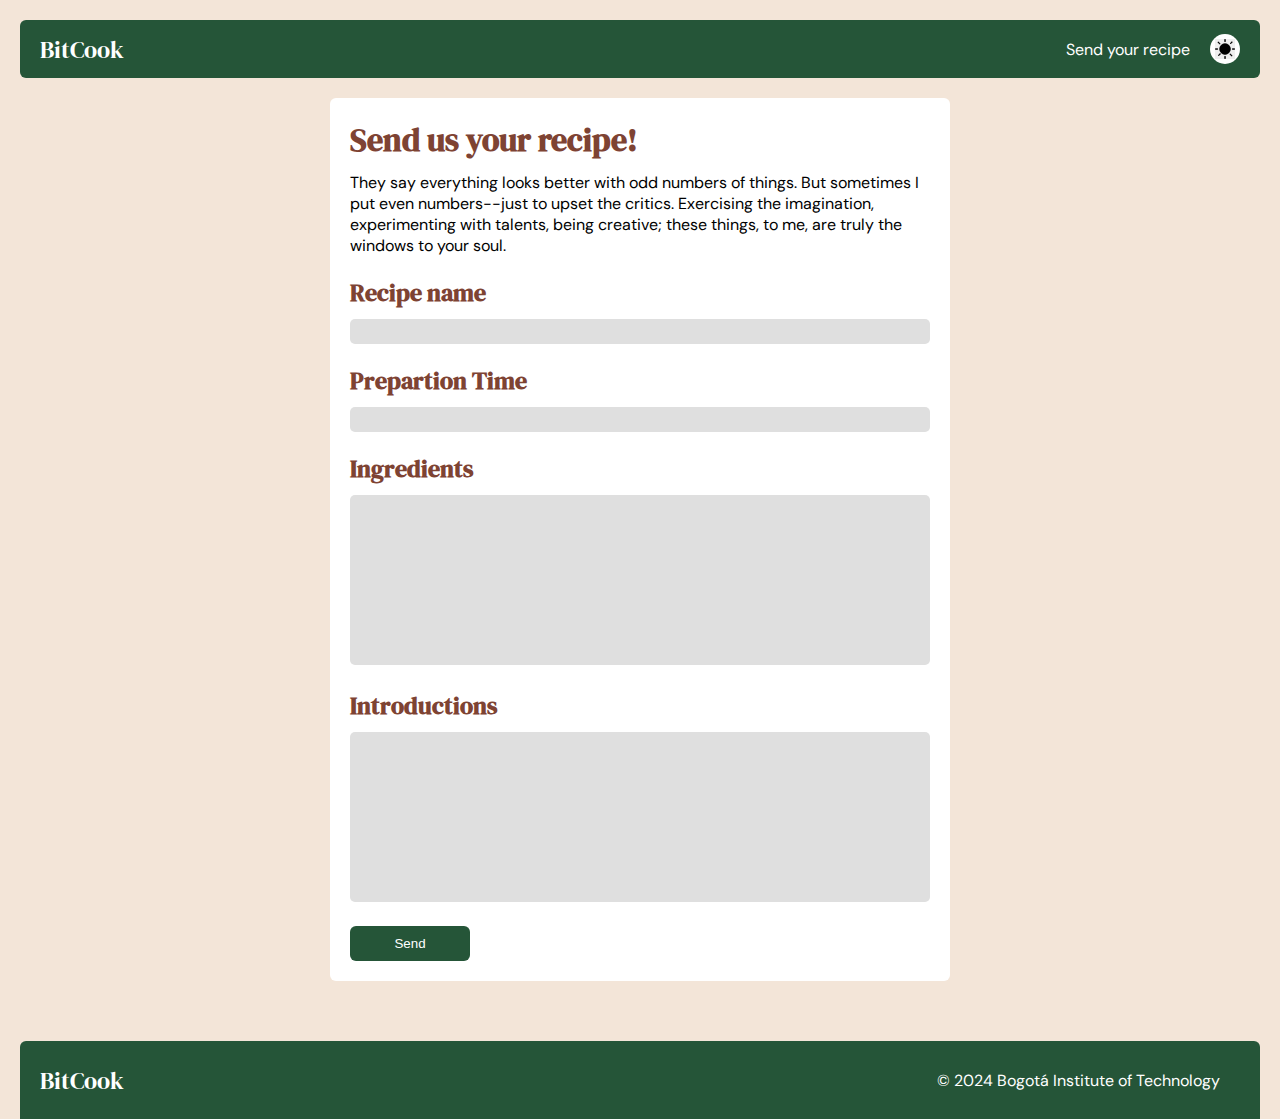
<file: form/formulario.html>
<!DOCTYPE html>
<html lang="en">

<head>
    <meta charset="UTF-8">
    <meta name="viewport" content="width=device-width, initial-scale=1.0">
    <title>BitCook</title>
    <link rel="stylesheet" href="../css/style-form.css">

</head>

<body>
    <div id="grid-container">
        <header>
            <div id="logo">
                <a href="../index.html">BitCook</a>
            </div>
            <nav>
                <ul>
                    <li><a href="./formulario.html">Send your recipe</a></li>
                    <li class="switch">
                        <button></button>
                    </li>
                </ul>
            </nav>
        </header>
        <main>
            <div class="container">
                <h1>Send us your recipe!</h1>
                <p>They say everything looks better with odd numbers of things. But sometimes I put even numbers--just
                    to upset the critics. Exercising the imagination, experimenting with talents, being creative; these
                    things, to me, are truly the windows to your soul. </p>
                <div>
                    <label for="Recipe_name">
                        <h2>Recipe name</h2>
                    </label>
                    <input type="text" name="Recipe_name" id="Recipe_name">
                </div>
                <div>
                    <label for="Preparation_Time">
                        <h2>Prepartion Time</h2>
                    </label>
                    <input type="text" name="Preparation_Time" id="Preparation_Time">
                </div>
                <div>
                    <label for="Ingredients">
                        <h2>Ingredients</h2>
                    </label>
                    <textarea type="text" name="Ingredients" id="Ingredients"></textarea>
                </div>
                <div>
                    <label for="Instructions">
                        <h2>Introductions</h2>
                    </label>
                    <textarea type="text" name="Instructions" id="Instructions" rows="10" cols="30"></textarea>
                </div>

                <button type="submit">Send</button>
            </div>
        </main>
        <footer>
            <p id="logo_foot">BitCook</p>
            <p>© 2024 Bogotá Institute of Technology</p>
        </footer>
    </div>
    <script src="../js/script.js"></script>
</body>

</html>
</file>
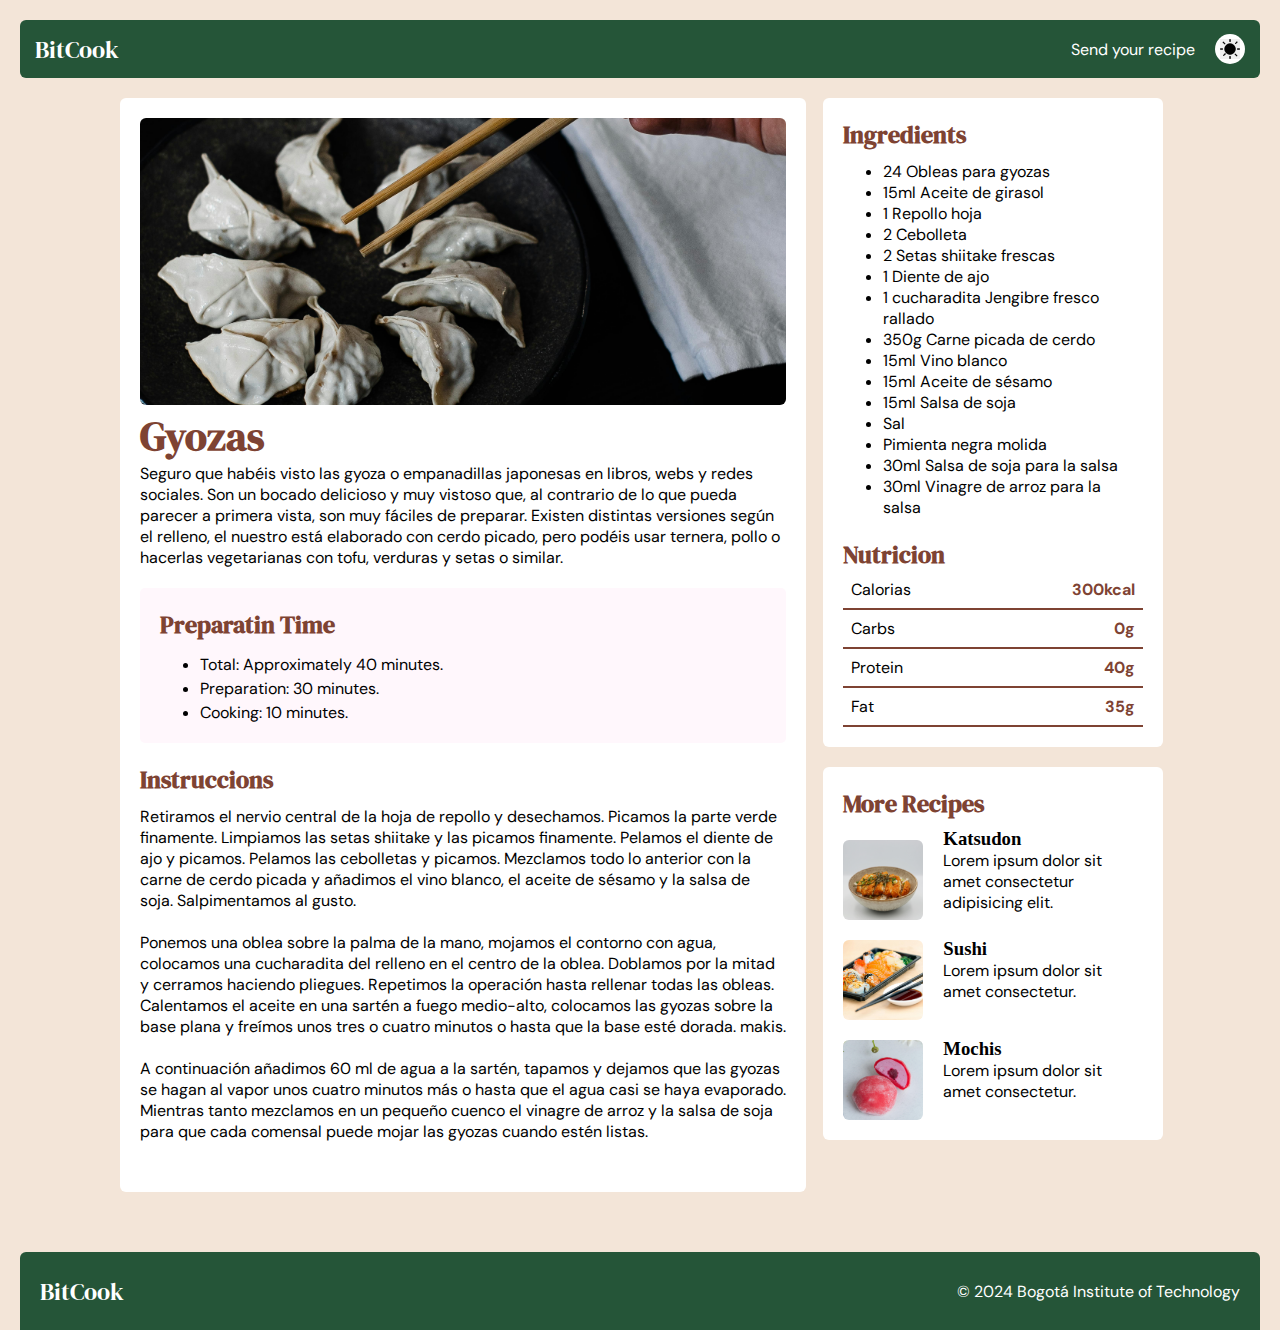
<file: Recipes/gyoza.html>
<!DOCTYPE html>
<html lang="en">

<head>
    <meta charset="UTF-8">
    <meta name="viewport" content="width=device-width, initial-scale=1.0">
    <title>BitCook</title>
    <link rel="stylesheet" href="../css/style2.css">

</head>

<body>
    <div id="grid-container">
        <header>
            <div id="logo">
                <a href="../index.html">BitCook</a>
            </div>
            <nav>
                <ul>
                    <li><a href="../form/formulario.html">Send your recipe</a></li>
                    <li class="switch">
                        <button></button>
                    </li>
                </ul>
            </nav>
        </header>
        <main>
            <div id="contenido_principal">
                <img src="../img/gyoza.jpg" alt="gyozas" id="principal">
                <h1>Gyozas</h1>
                <p>Seguro que habéis visto las gyoza o empanadillas japonesas en libros, webs y redes sociales. Son un
                    bocado delicioso y muy vistoso que, al contrario de lo que pueda parecer a primera vista, son muy
                    fáciles de preparar. Existen distintas versiones según el relleno, el nuestro está elaborado con
                    cerdo picado, pero podéis usar ternera, pollo o hacerlas vegetarianas con tofu, verduras y setas o
                    similar.
                </p>
                <div id="preparation">
                    <h2>Preparatin Time</h2>
                    <ul>
                        <li>Total: Approximately 40 minutes.</li>
                        <li>Preparation: 30 minutes.</li>
                        <li>Cooking: 10 minutes.</li>
                    </ul>
                </div>
                <div id="instrucciones">
                    <h2>Instruccions</h2>
                    <p>Retiramos el nervio central de la hoja de repollo y desechamos. Picamos la parte verde finamente.
                        Limpiamos las setas shiitake y las picamos finamente. Pelamos el diente de ajo y picamos.
                        Pelamos
                        las cebolletas y picamos. Mezclamos todo lo anterior con la carne de cerdo picada y añadimos el
                        vino
                        blanco, el aceite de sésamo y la salsa de soja. Salpimentamos al gusto.
                        <br>
                        <br>
                        Ponemos una oblea sobre la palma de la mano, mojamos el contorno con agua, colocamos una
                        cucharadita
                        del relleno en el centro de la oblea. Doblamos por la mitad y cerramos haciendo pliegues.
                        Repetimos
                        la operación hasta rellenar todas las obleas. Calentamos el aceite en una sartén a fuego
                        medio-alto,
                        colocamos las gyozas sobre la base plana y freímos unos tres o cuatro minutos o hasta que la
                        base
                        esté dorada.
                        makis.
                        <br>
                        <br>
                        A continuación añadimos 60 ml de agua a la sartén, tapamos y dejamos que las gyozas se hagan al
                        vapor unos cuatro minutos más o hasta que el agua casi se haya evaporado. Mientras tanto
                        mezclamos
                        en un pequeño cuenco el vinagre de arroz y la salsa de soja para que cada comensal puede mojar
                        las
                        gyozas cuando estén listas.
                    </p>
                </div>
            </div>
        </main>
        <div id="sidebar">
            <div id="ingredientes">
                <h2>Ingredients</h2>
                <ul>
                    <li>24 Obleas para gyozas</li>
                    <li>15ml Aceite de girasol</li>
                    <li>1 Repollo hoja</li>
                    <li>2 Cebolleta</li>
                    <li>2 Setas shiitake frescas</li>
                    <li>1 Diente de ajo</li>
                    <li>1 cucharadita Jengibre fresco rallado</li>
                    <li>350g Carne picada de cerdo</li>
                    <li>15ml Vino blanco</li>
                    <li>15ml Aceite de sésamo</li>
                    <li>15ml Salsa de soja</li>
                    <li>Sal</li>
                    <li>Pimienta negra molida</li>
                    <li>30ml Salsa de soja para la salsa</li>
                    <li>30ml Vinagre de arroz para la salsa</li>
                </ul>
                <h2>Nutricion</h2>
                <div id="nutricion">
                    <div>
                        <span>Calorias</span>
                        <span class="cantidades">300kcal</span>
                    </div>
                    <div>
                        <span>Carbs</span>
                        <span class="cantidades">0g</span>
                    </div>
                    <div>
                        <span>Protein</span>
                        <span class="cantidades">40g</span>
                    </div>
                    <div>
                        <span>Fat</span>
                        <span class="cantidades">35g</span>
                    </div>
                </div>
            </div>
            <div id="more_recipes">
                <h2>More Recipes</h2>
                <div class="container_padre">
                    <a href="katsudon.html">
                        <div class="container_hijo">
                            <img src="../img/katsudon.jpg" alt="katsudon plato japones">
                            <div class="container_text">
                                <h3>Katsudon</h3>
                                <p>Lorem ipsum dolor sit amet consectetur adipisicing elit.</p>
                            </div>
                        </div>
                    </a>
                    <a href="sushi.html">
                        <div class="container_hijo">
                            <img src="../img/sushi.jpg" alt="gyosa">
                            <div class="container_text">
                                <h3>Sushi</h3>
                                <p>Lorem ipsum dolor sit amet consectetur.</p>
                            </div>
                        </div>
                    </a>
                    <a href="./mochis.html">
                        <div class="container_hijo">
                            <img src="../img/mochis.jpg" alt="dulce mochi">
                            <div class="container_text">
                                <h3>Mochis</h3>
                                <p>Lorem ipsum dolor sit amet consectetur.</p>
                            </div>
                        </div>
                    </a>
                </div>
            </div>
        </div>
        <footer>
            <p id="logo_foot">BitCook</p>
            <p>© 2024 Bogotá Institute of Technology</p>
        </footer>
    </div>
    <script src="../js/script.js"></script>
</body>

</html>
</file>
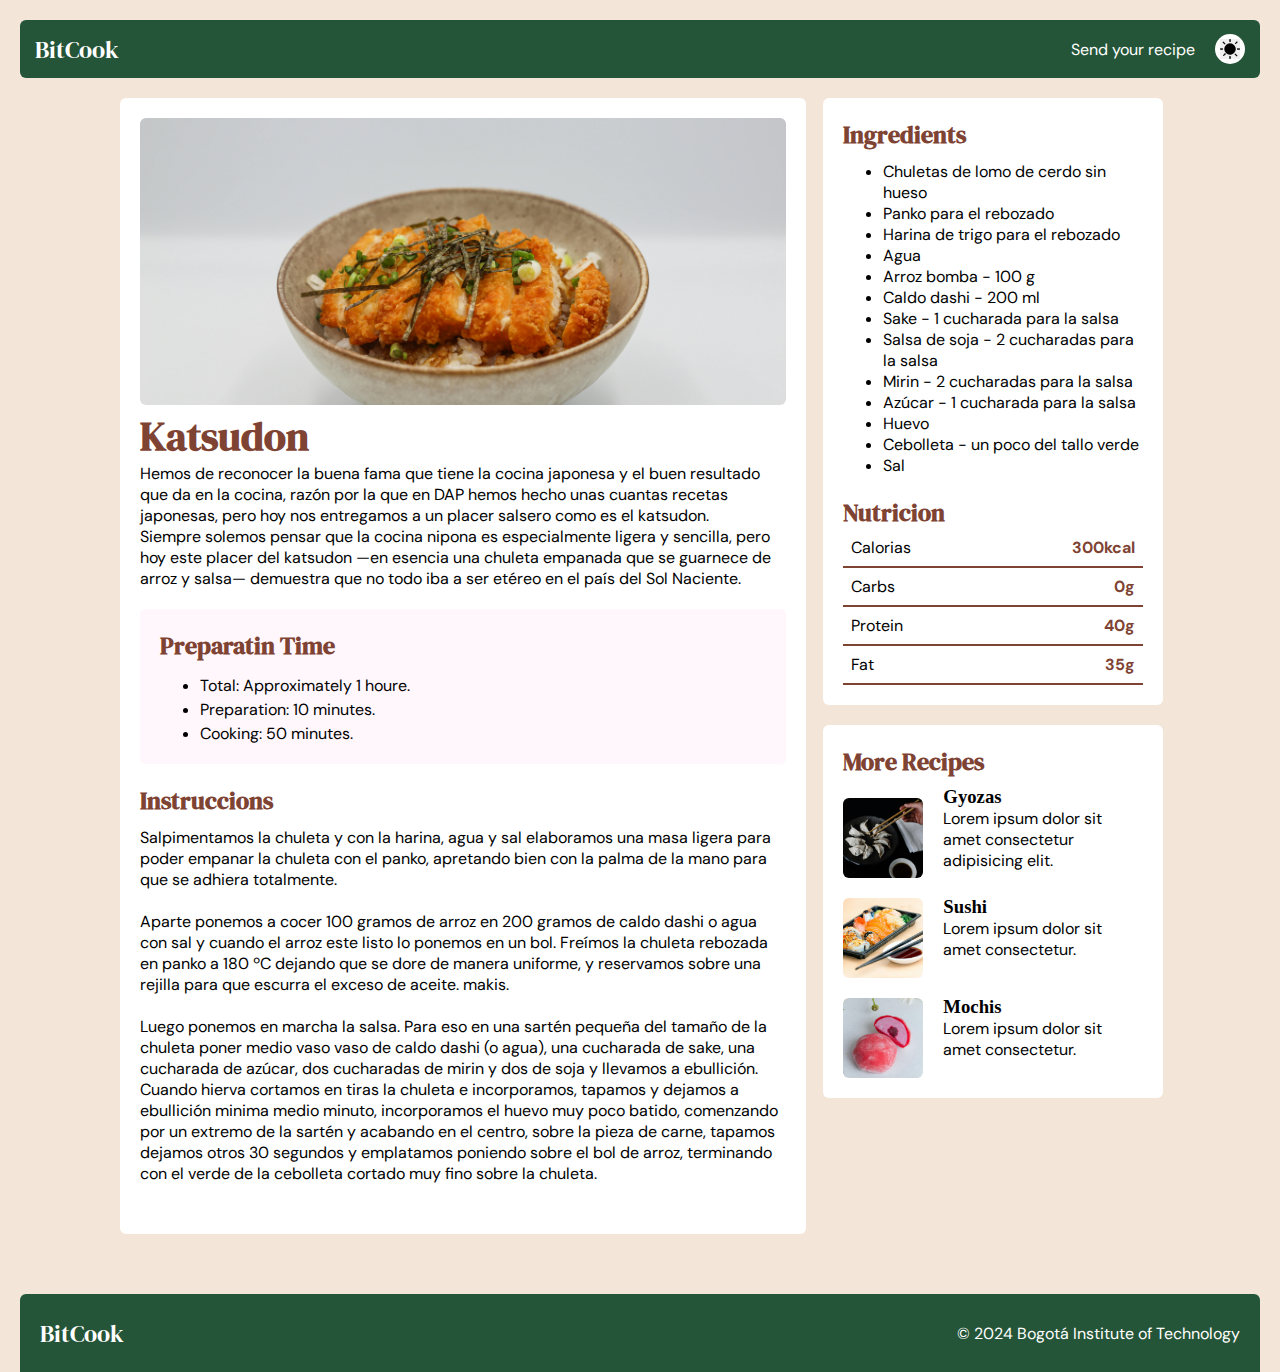
<file: Recipes/katsudon.html>
<!DOCTYPE html>
<html lang="en">

<head>
    <meta charset="UTF-8">
    <meta name="viewport" content="width=device-width, initial-scale=1.0">
    <title>BitCook</title>
    <link rel="stylesheet" href="../css/style2.css">

</head>

<body>
    <div id="grid-container">
        <header>
            <div id="logo">
                <a href="../index.html">BitCook</a>
            </div>
            <nav>
                <ul>
                    <li><a href="../form/formulario.html">Send your recipe</a></li>
                    <li class="switch">
                        <button></button>
                    </li>
                </ul>
            </nav>
        </header>
        <main>
            <div id="contenido_principal">
                <img src="../img/katsudon.jpg" alt="Katsudon" id="principal">
                <h1>Katsudon</h1>
                <p>Hemos de reconocer la buena fama que tiene la cocina japonesa y el buen resultado que da en la
                    cocina, razón por la que en DAP hemos hecho unas cuantas recetas japonesas, pero hoy nos entregamos
                    a un placer salsero como es el katsudon.
                    <br>
                    Siempre solemos pensar que la cocina nipona es especialmente ligera y sencilla, pero hoy este placer
                    del katsudon —en esencia una chuleta empanada que se guarnece de arroz y salsa— demuestra que no
                    todo iba a ser etéreo en el país del Sol Naciente.
                </p>
                <div id="preparation">
                    <h2>Preparatin Time</h2>
                    <ul>
                        <li>Total: Approximately 1 houre.</li>
                        <li>Preparation: 10 minutes.</li>
                        <li>Cooking: 50 minutes.</li>
                    </ul>
                </div>
                <div id="instrucciones">
                    <h2>Instruccions</h2>
                    <p>Salpimentamos la chuleta y con la harina, agua y sal elaboramos una masa ligera para poder
                        empanar la
                        chuleta con el panko, apretando bien con la palma de la mano para que se adhiera totalmente.
                        <br>
                        <br>
                        Aparte ponemos a cocer 100 gramos de arroz en 200 gramos de caldo dashi o agua con sal y cuando
                        el
                        arroz este listo lo ponemos en un bol.

                        Freímos la chuleta rebozada en panko a 180 ºC dejando que se dore de manera uniforme, y
                        reservamos
                        sobre una rejilla para que escurra el exceso de aceite.
                        makis.
                        <br>
                        <br>
                        Luego ponemos en marcha la salsa. Para eso en una sartén pequeña del tamaño de la chuleta poner
                        medio vaso vaso de caldo dashi (o agua), una cucharada de sake, una cucharada de azúcar, dos
                        cucharadas de mirin y dos de soja y llevamos a ebullición.

                        Cuando hierva cortamos en tiras la chuleta e incorporamos, tapamos y dejamos a ebullición minima
                        medio minuto, incorporamos el huevo muy poco batido, comenzando por un extremo de la sartén y
                        acabando en el centro, sobre la pieza de carne, tapamos dejamos otros 30 segundos y emplatamos
                        poniendo sobre el bol de arroz, terminando con el verde de la cebolleta cortado muy fino sobre
                        la
                        chuleta.
                    </p>
                </div>
            </div>
        </main>
        <div id="sidebar">
            <div id="ingredientes">
                <h2>Ingredients</h2>
                <ul>
                    <li>Chuletas de lomo de cerdo sin hueso</li>
                    <li>Panko para el rebozado</li>
                    <li>Harina de trigo para el rebozado</li>
                    <li>Agua</li>
                    <li>Arroz bomba - 100 g</li>
                    <li>Caldo dashi - 200 ml</li>
                    <li>Sake - 1 cucharada para la salsa</li>
                    <li>Salsa de soja - 2 cucharadas para la salsa</li>
                    <li>Mirin - 2 cucharadas para la salsa</li>
                    <li>Azúcar - 1 cucharada para la salsa</li>
                    <li>Huevo</li>
                    <li>Cebolleta - un poco del tallo verde</li>
                    <li>Sal</li>
                </ul>
                <h2>Nutricion</h2>
                <div id="nutricion">
                    <div>
                        <span>Calorias</span>
                        <span class="cantidades">300kcal</span>
                    </div>
                    <div>
                        <span>Carbs</span>
                        <span class="cantidades">0g</span>
                    </div>
                    <div>
                        <span>Protein</span>
                        <span class="cantidades">40g</span>
                    </div>
                    <div>
                        <span>Fat</span>
                        <span class="cantidades">35g</span>
                    </div>
                </div>
            </div>
            <div id="more_recipes">
                <h2>More Recipes</h2>
                <div class="container_padre">
                    <a href="gyoza.html">
                        <div class="container_hijo">
                            <img src="../img/gyoza.jpg" alt="katsudon plato japones">
                            <div class="container_text">
                                <h3>Gyozas</h3>
                                <p>Lorem ipsum dolor sit amet consectetur adipisicing elit.</p>
                            </div>
                        </div>
                    </a>
                    <a href="sushi.html">
                        <div class="container_hijo">
                            <img src="../img/sushi.jpg" alt="gyosa">
                            <div class="container_text">
                                <h3>Sushi</h3>
                                <p>Lorem ipsum dolor sit amet consectetur.</p>
                            </div>
                        </div>
                    </a>
                    <a href="./mochis.html">
                        <div class="container_hijo">
                            <img src="../img/mochis.jpg" alt="dulce mochi">
                            <div class="container_text">
                                <h3>Mochis</h3>
                                <p>Lorem ipsum dolor sit amet consectetur.</p>
                            </div>
                        </div>
                    </a>
                </div>
            </div>
        </div>
        <footer>
            <p id="logo_foot">BitCook</p>
            <p>© 2024 Bogotá Institute of Technology</p>
        </footer>
    </div>
    <script src="../js/script.js"></script>
</body>

</html>
</file>
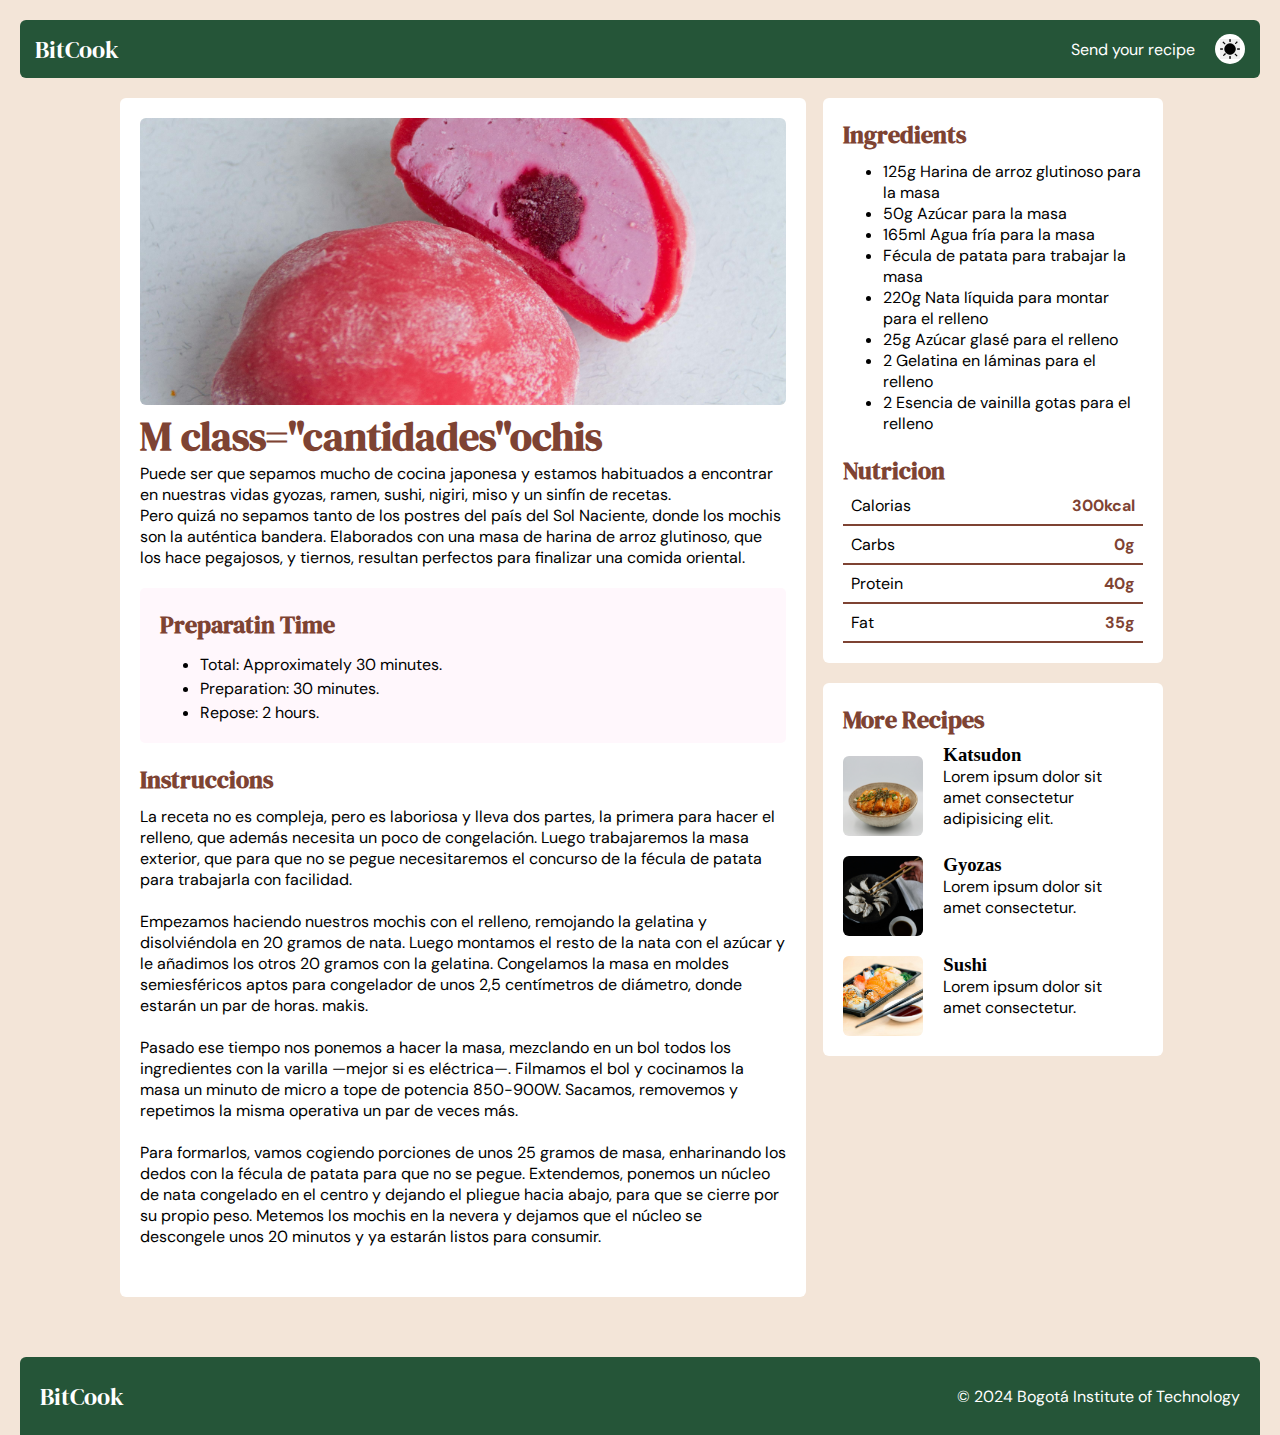
<file: Recipes/mochis.html>
<!DOCTYPE html>
<html lang="en">

<head>
    <meta charset="UTF-8">
    <meta name="viewport" content="width=device-width, initial-scale=1.0">
    <title>BitCook</title>
    <link rel="stylesheet" href="../css/style2.css">

</head>

<body>
    <div id="grid-container">
        <header>
            <div id="logo">
                <a href="../index.html">BitCook</a>
            </div>
            <nav>
                <ul>
                    <li><a href="../form/formulario.html">Send your recipe</a></li>
                    <li class="switch">
                        <button></button>
                    </li>
                </ul>
            </nav>
        </header>
        <main>
            <div id="contenido_principal">
                <img src="../img/mochis.jpg" alt="mochi dulce japones" id="principal">
                <h1>M class="cantidades"ochis</h1>
                <p>Puede ser que sepamos mucho de cocina japonesa y estamos habituados a encontrar en nuestras vidas
                    gyozas, ramen, sushi, nigiri, miso y un sinfín de recetas.
                    <br>
                    Pero quizá no sepamos tanto de los postres del país del Sol Naciente, donde los mochis son la
                    auténtica bandera. Elaborados con una masa de harina de arroz glutinoso, que los hace pegajosos, y
                    tiernos, resultan perfectos para finalizar una comida oriental.
                </p>
                <div id="preparation">
                    <h2>Preparatin Time</h2>
                    <ul>
                        <li>Total: Approximately 30 minutes.</li>
                        <li>Preparation: 30 minutes.</li>
                        <li>Repose: 2 hours.</li>
                    </ul>
                </div>
                <div id="instrucciones">
                    <h2>Instruccions</h2>
                    <p>La receta no es compleja, pero es laboriosa y lleva dos partes, la primera para hacer el relleno,
                        que
                        además necesita un poco de congelación.

                        Luego trabajaremos la masa exterior, que para que no se pegue necesitaremos el concurso de la
                        fécula
                        de patata para trabajarla con facilidad.
                        <br>
                        <br>
                        Empezamos haciendo nuestros mochis con el relleno, remojando la gelatina y disolviéndola en 20
                        gramos de nata. Luego montamos el resto de la nata con el azúcar y le añadimos los otros 20
                        gramos
                        con la gelatina. Congelamos la masa en moldes semiesféricos aptos para congelador de unos 2,5
                        centímetros de diámetro, donde estarán un par de horas.
                        makis.
                        <br>
                        <br>
                        Pasado ese tiempo nos ponemos a hacer la masa, mezclando en un bol todos los ingredientes con la
                        varilla —mejor si es eléctrica—.

                        Filmamos el bol y cocinamos la masa un minuto de micro a tope de potencia 850-900W. Sacamos,
                        removemos y repetimos la misma operativa un par de veces más.
                        <br>
                        <br>
                        Para formarlos, vamos cogiendo porciones de unos 25 gramos de masa, enharinando los dedos con la
                        fécula de patata para que no se pegue.

                        Extendemos, ponemos un núcleo de nata congelado en el centro y dejando el pliegue hacia abajo,
                        para
                        que se cierre por su propio peso.

                        Metemos los mochis en la nevera y dejamos que el núcleo se descongele unos 20 minutos y ya
                        estarán
                        listos para consumir.
                    </p>
                </div>
            </div>
        </main>
        <div id="sidebar">
            <div id="ingredientes">
                <h2>Ingredients</h2>
                <ul>
                    <li>125g Harina de arroz glutinoso para la masa</li>
                    <li>50g Azúcar para la masa</li>
                    <li>165ml Agua fría para la masa</li>
                    <li>Fécula de patata para trabajar la masa</li>
                    <li>220g Nata líquida para montar para el relleno</li>
                    <li>25g Azúcar glasé para el relleno</li>
                    <li>2 Gelatina en láminas para el relleno</li>
                    <li>2 Esencia de vainilla gotas para el relleno</li>
                </ul>
                <h2>Nutricion</h2>
                <div id="nutricion">
                    <div>
                        <span>Calorias</span>
                        <span class="cantidades">300kcal</span>
                    </div>
                    <div>
                        <span>Carbs</span>
                        <span class="cantidades">0g</span>
                    </div>
                    <div>
                        <span>Protein</span>
                        <span class="cantidades">40g</span>
                    </div>
                    <div>
                        <span>Fat</span>
                        <span class="cantidades">35g</span>
                    </div>
                </div>
            </div>
            <div id="more_recipes">
                <h2>More Recipes</h2>
                <div class="container_padre">
                    <a href="katsudon.html">
                        <div class="container_hijo">
                            <img src="../img/katsudon.jpg" alt="katsudon plato japones">
                            <div class="container_text">
                                <h3>Katsudon</h3>
                                <p>Lorem ipsum dolor sit amet consectetur adipisicing elit.</p>
                            </div>
                        </div>
                    </a>
                    <a href="gyoza.html">
                        <div class="container_hijo">
                            <img src="../img/gyoza.jpg" alt="gyosa">
                            <div class="container_text">
                                <h3>Gyozas</h3>
                                <p>Lorem ipsum dolor sit amet consectetur.</p>
                            </div>
                        </div>
                    </a>
                    <a href="./sushi.html">
                        <div class="container_hijo">
                            <img src="../img/sushi.jpg" alt="sushi japones">
                            <div class="container_text">
                                <h3>Sushi</h3>
                                <p>Lorem ipsum dolor sit amet consectetur.</p>
                            </div>
                        </div>
                    </a>
                </div>
            </div>
        </div>
        <footer>
            <p id="logo_foot">BitCook</p>
            <p>© 2024 Bogotá Institute of Technology</p>
        </footer>
    </div>
    <script src="../js/script.js"></script>
</body>

</html>
</file>
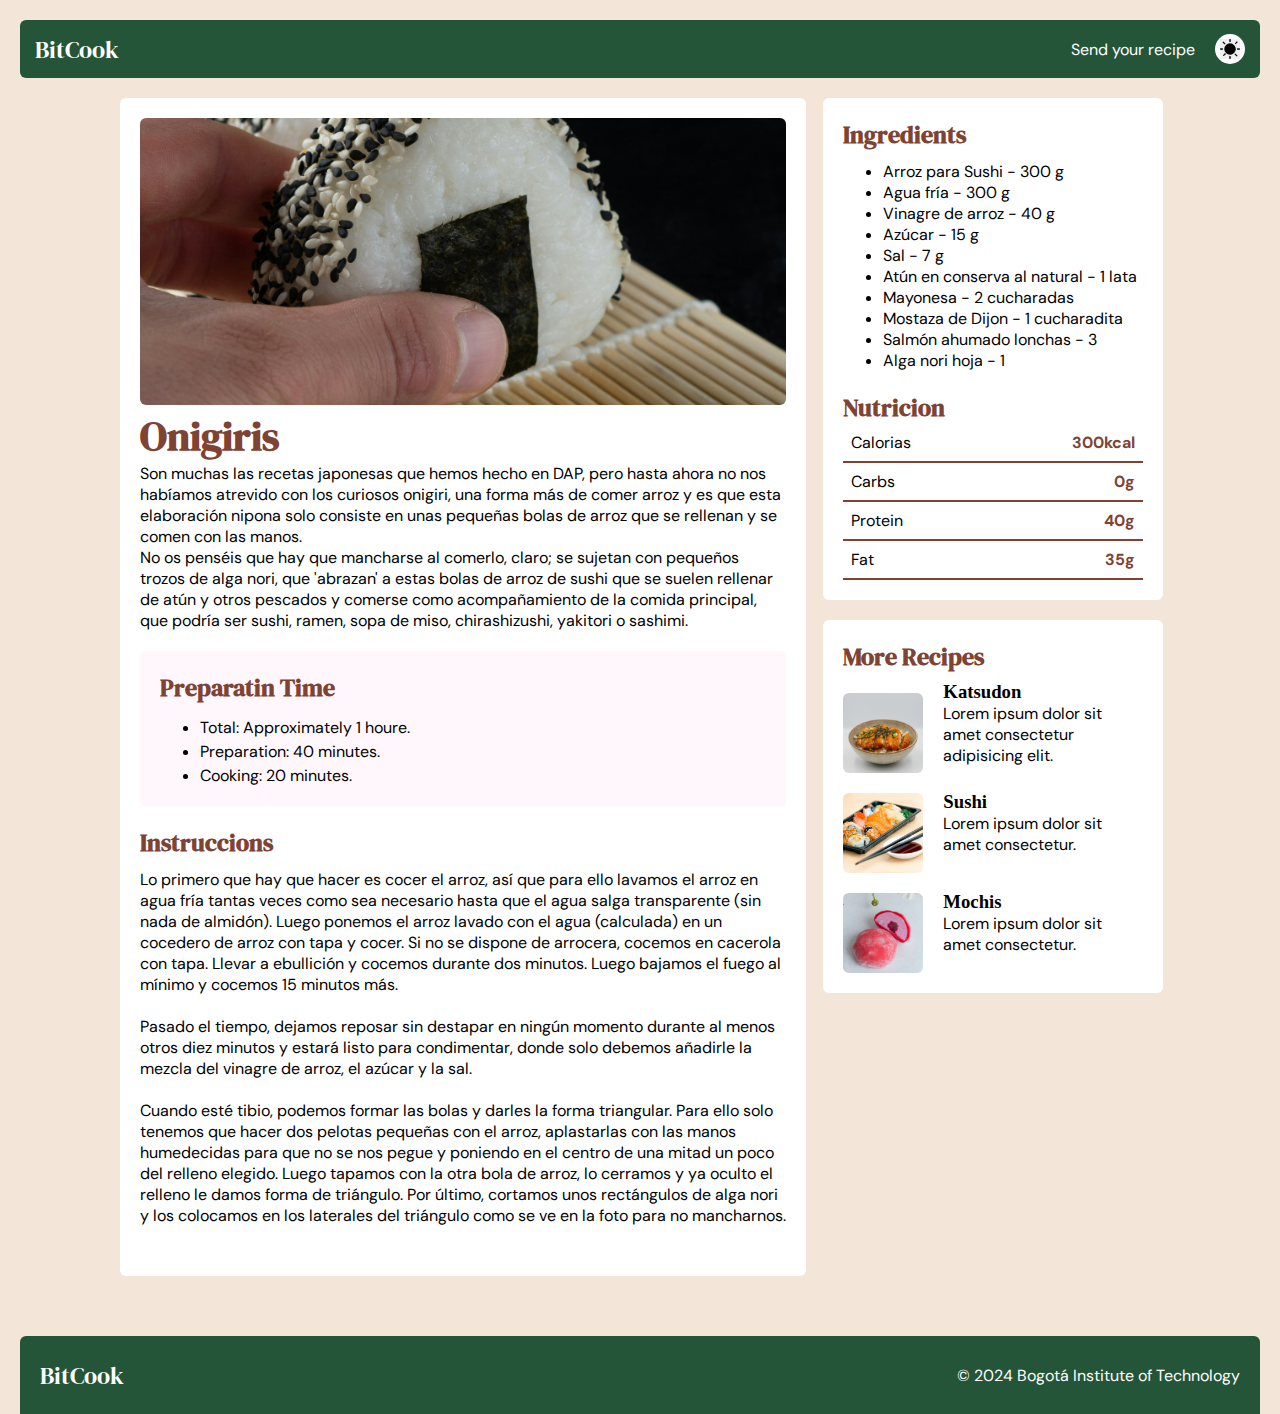
<file: Recipes/onigiri.html>
<!DOCTYPE html>
<html lang="en">

<head>
    <meta charset="UTF-8">
    <meta name="viewport" content="width=device-width, initial-scale=1.0">
    <title>BitCook</title>
    <link rel="stylesheet" href="../css/style2.css">

</head>

<body>
    <div id="grid-container">
        <header>
            <div id="logo">
                <a href="../index.html">BitCook</a>
            </div>
            <nav>
                <ul>
                    <li><a href="../form/formulario.html">Send your recipe</a></li>
                    <li class="switch">
                        <button></button>
                    </li>
                </ul>
            </nav>
        </header>
        <main>
            <div id="contenido_principal">
                <img src="../img/onigiri.jpg" alt="gyozas" id="principal">
                <h1>Onigiris</h1>
                <p>Son muchas las recetas japonesas que hemos hecho en DAP, pero hasta ahora no nos habíamos atrevido
                    con los curiosos onigiri, una forma más de comer arroz y es que esta elaboración nipona solo
                    consiste en unas pequeñas bolas de arroz que se rellenan y se comen con las manos.
                    <br>
                    No os penséis que hay que mancharse al comerlo, claro; se sujetan con pequeños trozos de alga nori,
                    que 'abrazan' a estas bolas de arroz de sushi que se suelen rellenar de atún y otros pescados y
                    comerse como acompañamiento de la comida principal, que podría ser sushi, ramen, sopa de miso,
                    chirashizushi, yakitori o sashimi.
                </p>
                <div id="preparation">
                    <h2>Preparatin Time</h2>
                    <ul>
                        <li>Total: Approximately 1 houre.</li>
                        <li>Preparation: 40 minutes.</li>
                        <li>Cooking: 20 minutes.</li>
                    </ul>
                </div>
                <div id="instrucciones">
                    <h2>Instruccions</h2>
                    <p>Lo primero que hay que hacer es cocer el arroz, así que para ello lavamos el arroz en agua fría
                        tantas veces como sea necesario hasta que el agua salga transparente (sin nada de almidón).

                        Luego ponemos el arroz lavado con el agua (calculada) en un cocedero de arroz con tapa y cocer.
                        Si
                        no se dispone de arrocera, cocemos en cacerola con tapa. Llevar a ebullición y cocemos durante
                        dos
                        minutos. Luego bajamos el fuego al mínimo y cocemos 15 minutos más.
                        <br>
                        <br>
                        Pasado el tiempo, dejamos reposar sin destapar en ningún momento durante al menos otros diez
                        minutos
                        y estará listo para condimentar, donde solo debemos añadirle la mezcla del vinagre de arroz, el
                        azúcar y la sal.
                        <br>
                        <br>
                        Cuando esté tibio, podemos formar las bolas y darles la forma triangular. Para ello solo tenemos
                        que
                        hacer dos pelotas pequeñas con el arroz, aplastarlas con las manos humedecidas para que no se
                        nos
                        pegue y poniendo en el centro de una mitad un poco del relleno elegido.

                        Luego tapamos con la otra bola de arroz, lo cerramos y ya oculto el relleno le damos forma de
                        triángulo. Por último, cortamos unos rectángulos de alga nori y los colocamos en los laterales
                        del
                        triángulo como se ve en la foto para no mancharnos.
                    </p>
                </div>
            </div>
        </main>
        <div id="sidebar">
            <div id="ingredientes">
                <h2>Ingredients</h2>
                <ul>
                    <li>Arroz para Sushi - 300 g</li>
                    <li>Agua fría - 300 g</li>
                    <li>Vinagre de arroz - 40 g</li>
                    <li>Azúcar - 15 g</li>
                    <li>Sal - 7 g</li>
                    <li>Atún en conserva al natural - 1 lata</li>
                    <li>Mayonesa - 2 cucharadas</li>
                    <li>Mostaza de Dijon - 1 cucharadita</li>
                    <li>Salmón ahumado lonchas - 3</li>
                    <li>Alga nori hoja - 1</li>
                </ul>
                <h2>Nutricion</h2>
                <div id="nutricion">
                    <div>
                        <span>Calorias</span>
                        <span class="cantidades">300kcal</span>
                    </div>
                    <div>
                        <span>Carbs</span>
                        <span class="cantidades">0g</span>
                    </div>
                    <div>
                        <span>Protein</span>
                        <span class="cantidades">40g</span>
                    </div>
                    <div>
                        <span>Fat</span>
                        <span class="cantidades">35g</span>
                    </div>
                </div>
            </div>
            <div id="more_recipes">
                <h2>More Recipes</h2>
                <div class="container_padre">
                    <a href="katsudon.html">
                        <div class="container_hijo">
                            <img src="../img/katsudon.jpg" alt="katsudon plato japones">
                            <div class="container_text">
                                <h3>Katsudon</h3>
                                <p>Lorem ipsum dolor sit amet consectetur adipisicing elit.</p>
                            </div>
                        </div>
                    </a>
                    <a href="sushi.html">
                        <div class="container_hijo">
                            <img src="../img/sushi.jpg" alt="gyosa">
                            <div class="container_text">
                                <h3>Sushi</h3>
                                <p>Lorem ipsum dolor sit amet consectetur.</p>
                            </div>
                        </div>
                    </a>
                    <a href="./mochis.html">
                        <div class="container_hijo">
                            <img src="../img/mochis.jpg" alt="dulce mochi">
                            <div class="container_text">
                                <h3>Mochis</h3>
                                <p>Lorem ipsum dolor sit amet consectetur.</p>
                            </div>
                        </div>
                    </a>
                </div>
            </div>
        </div>
        <footer>
            <p id="logo_foot">BitCook</p>
            <p>© 2024 Bogotá Institute of Technology</p>
        </footer>
    </div>
    <script src="../js/script.js"></script>
</body>

</html>
</file>
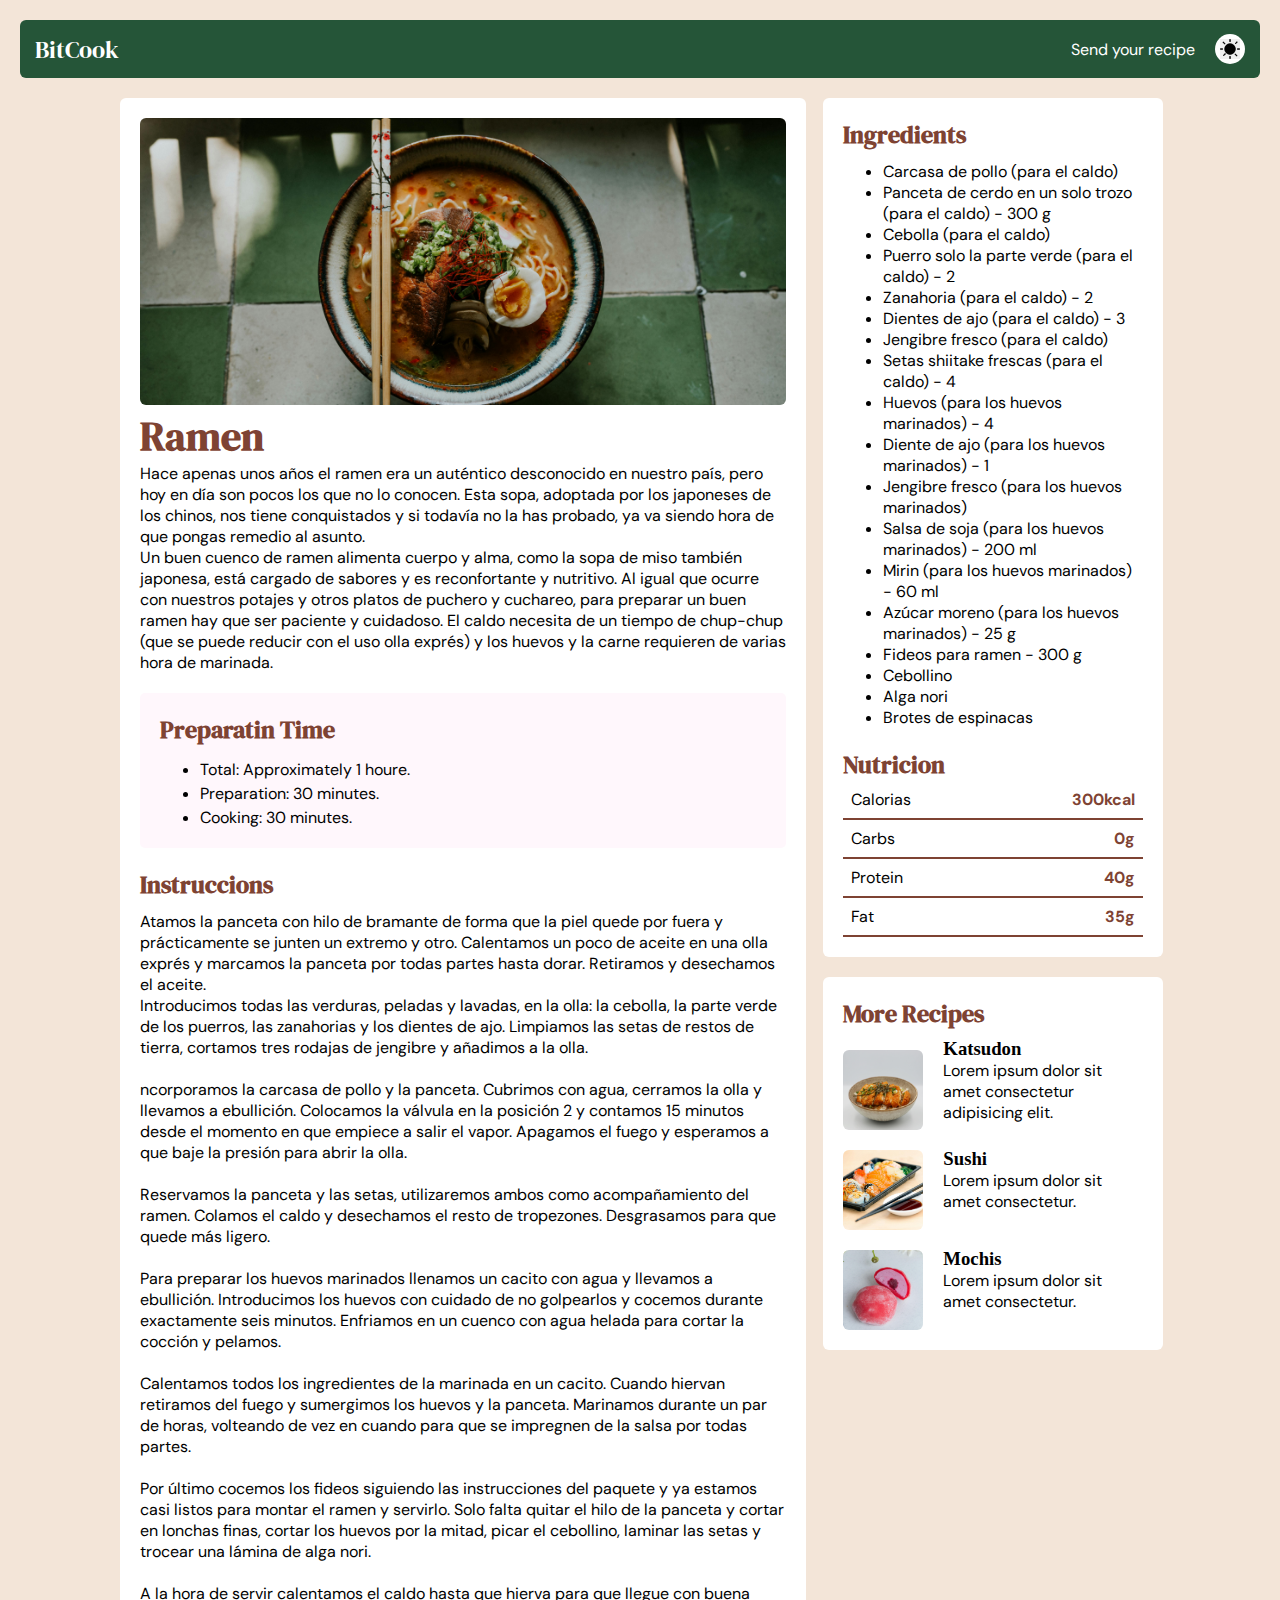
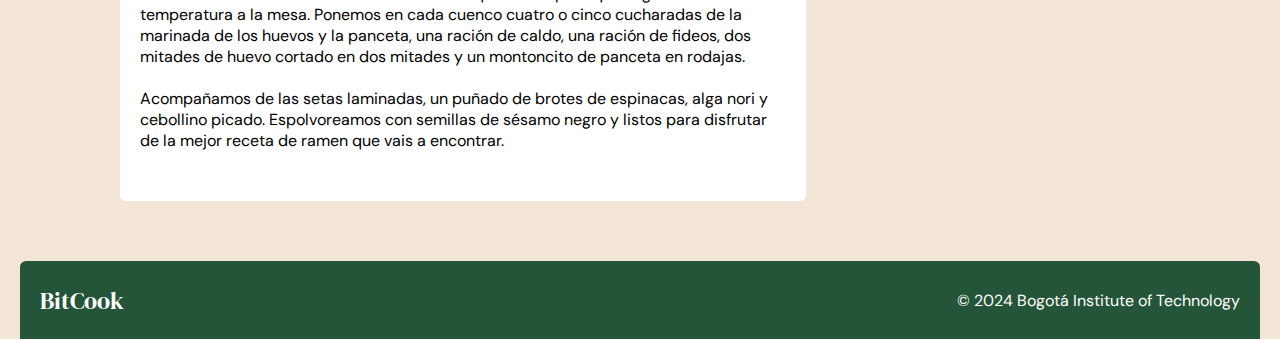
<file: Recipes/ramen.html>
<!DOCTYPE html>
<html lang="en">

<head>
    <meta charset="UTF-8">
    <meta name="viewport" content="width=device-width, initial-scale=1.0">
    <title>BitCook</title>
    <link rel="stylesheet" href="../css/style2.css">

</head>

<body>
    <div id="grid-container">
        <header>
            <div id="logo">
                <a href="../index.html">BitCook</a>
            </div>
            <nav>
                <ul>
                    <li><a href="../form/formulario.html">Send your recipe</a></li>
                    <li class="switch">
                        <button></button>
                    </li>
                </ul>
            </nav>
        </header>
        <main>
            <div>
                <img src="../img/ramen.jpg" alt="gyozas" id="principal">
                <h1>Ramen</h1>
                <p>Hace apenas unos años el ramen era un auténtico desconocido en nuestro país, pero hoy en día son
                    pocos los que no lo conocen. Esta sopa, adoptada por los japoneses de los chinos, nos tiene
                    conquistados y si todavía no la has probado, ya va siendo hora de que pongas remedio al asunto.
                    <br>
                    Un buen cuenco de ramen alimenta cuerpo y alma, como la sopa de miso también japonesa, está cargado
                    de sabores y es reconfortante y nutritivo. Al igual que ocurre con nuestros potajes y otros platos
                    de puchero y cuchareo, para preparar un buen ramen hay que ser paciente y cuidadoso. El caldo
                    necesita de un tiempo de chup-chup (que se puede reducir con el uso olla exprés) y los huevos y la
                    carne requieren de varias hora de marinada.
                </p>
                <div id="preparation">
                    <h2>Preparatin Time</h2>
                    <ul>
                        <li>Total: Approximately 1 houre.</li>
                        <li>Preparation: 30 minutes.</li>
                        <li>Cooking: 30 minutes.</li>
                    </ul>
                </div>
                <div id="instrucciones">
                    <h2>Instruccions</h2>
                    <p>Atamos la panceta con hilo de bramante de forma que la piel quede por fuera y prácticamente se
                        junten
                        un extremo y otro. Calentamos un poco de aceite en una olla exprés y marcamos la panceta por
                        todas
                        partes hasta dorar. Retiramos y desechamos el aceite.
                        <br>
                        Introducimos todas las verduras, peladas y lavadas, en la olla: la cebolla, la parte verde de
                        los
                        puerros, las zanahorias y los dientes de ajo. Limpiamos las setas de restos de tierra, cortamos
                        tres
                        rodajas de jengibre y añadimos a la olla.
                        <br>
                        <br>
                        ncorporamos la carcasa de pollo y la panceta. Cubrimos con agua, cerramos la olla y llevamos a
                        ebullición. Colocamos la válvula en la posición 2 y contamos 15 minutos desde el momento en que
                        empiece a salir el vapor. Apagamos el fuego y esperamos a que baje la presión para abrir la
                        olla.
                        <br>
                        <br>
                        Reservamos la panceta y las setas, utilizaremos ambos como acompañamiento del ramen. Colamos el
                        caldo y desechamos el resto de tropezones. Desgrasamos para que quede más ligero.
                        <br>
                        <br>
                        Para preparar los huevos marinados llenamos un cacito con agua y llevamos a ebullición.
                        Introducimos
                        los huevos con cuidado de no golpearlos y cocemos durante exactamente seis minutos. Enfriamos en
                        un
                        cuenco con agua helada para cortar la cocción y pelamos.
                        <br>
                        <br>
                        Calentamos todos los ingredientes de la marinada en un cacito. Cuando hiervan retiramos del
                        fuego y
                        sumergimos los huevos y la panceta. Marinamos durante un par de horas, volteando de vez en
                        cuando
                        para que se impregnen de la salsa por todas partes.
                        <br>
                        <br>
                        Por último cocemos los fideos siguiendo las instrucciones del paquete y ya estamos casi listos
                        para
                        montar el ramen y servirlo. Solo falta quitar el hilo de la panceta y cortar en lonchas finas,
                        cortar los huevos por la mitad, picar el cebollino, laminar las setas y trocear una lámina de
                        alga
                        nori.
                        <br>
                        <br>
                        A la hora de servir calentamos el caldo hasta que hierva para que llegue con buena temperatura a
                        la
                        mesa. Ponemos en cada cuenco cuatro o cinco cucharadas de la marinada de los huevos y la
                        panceta,
                        una ración de caldo, una ración de fideos, dos mitades de huevo cortado en dos mitades y un
                        montoncito de panceta en rodajas.
                        <br>
                        <br>
                        Acompañamos de las setas laminadas, un puñado de brotes de espinacas, alga nori y cebollino
                        picado.
                        Espolvoreamos con semillas de sésamo negro y listos para disfrutar de la mejor receta de ramen
                        que
                        vais a encontrar.
                </div>
            </div>
        </main>
        <div id="sidebar">
            <div id="ingredientes">
                <h2>Ingredients</h2>
                <ul>
                    <li>Carcasa de pollo (para el caldo)</li>
                    <li>Panceta de cerdo en un solo trozo (para el caldo) - 300 g</li>
                    <li>Cebolla (para el caldo)</li>
                    <li>Puerro solo la parte verde (para el caldo) - 2</li>
                    <li>Zanahoria (para el caldo) - 2</li>
                    <li>Dientes de ajo (para el caldo) - 3</li>
                    <li>Jengibre fresco (para el caldo)</li>
                    <li>Setas shiitake frescas (para el caldo) - 4</li>
                    <li>Huevos (para los huevos marinados) - 4</li>
                    <li>Diente de ajo (para los huevos marinados) - 1</li>
                    <li>Jengibre fresco (para los huevos marinados)</li>
                    <li>Salsa de soja (para los huevos marinados) - 200 ml</li>
                    <li>Mirin (para los huevos marinados) - 60 ml</li>
                    <li>Azúcar moreno (para los huevos marinados) - 25 g</li>
                    <li>Fideos para ramen - 300 g</li>
                    <li>Cebollino</li>
                    <li>Alga nori</li>
                    <li>Brotes de espinacas</li>
                </ul>
                <h2>Nutricion</h2>
                <div id="nutricion">
                    <div>
                        <span>Calorias</span>
                        <span class="cantidades">300kcal</span>
                    </div>
                    <div>
                        <span>Carbs</span>
                        <span class="cantidades">0g</span>
                    </div>
                    <div>
                        <span>Protein</span>
                        <span class="cantidades">40g</span>
                    </div>
                    <div>
                        <span>Fat</span>
                        <span class="cantidades">35g</span>
                    </div>
                </div>
            </div>
            <div id="more_recipes">
                <h2>More Recipes</h2>
                <div class="container_padre">
                    <a href="katsudon.html">
                        <div class="container_hijo">
                            <img src="../img/katsudon.jpg" alt="katsudon plato japones">
                            <div class="container_text">
                                <h3>Katsudon</h3>
                                <p>Lorem ipsum dolor sit amet consectetur adipisicing elit.</p>
                            </div>
                        </div>
                    </a>
                    <a href="sushi.html">
                        <div class="container_hijo">
                            <img src="../img/sushi.jpg" alt="gyosa">
                            <div class="container_text">
                                <h3>Sushi</h3>
                                <p>Lorem ipsum dolor sit amet consectetur.</p>
                            </div>
                        </div>
                    </a>
                    <a href="./mochis.html">
                        <div class="container_hijo">
                            <img src="../img/mochis.jpg" alt="dulce mochi">
                            <div class="container_text">
                                <h3>Mochis</h3>
                                <p>Lorem ipsum dolor sit amet consectetur.</p>
                            </div>
                        </div>
                    </a>
                </div>
            </div>
        </div>
        <footer>
            <p id="logo_foot">BitCook</p>
            <p>© 2024 Bogotá Institute of Technology</p>
        </footer>
    </div>
    <script src="../js/script.js"></script>
</body>

</html>
</file>
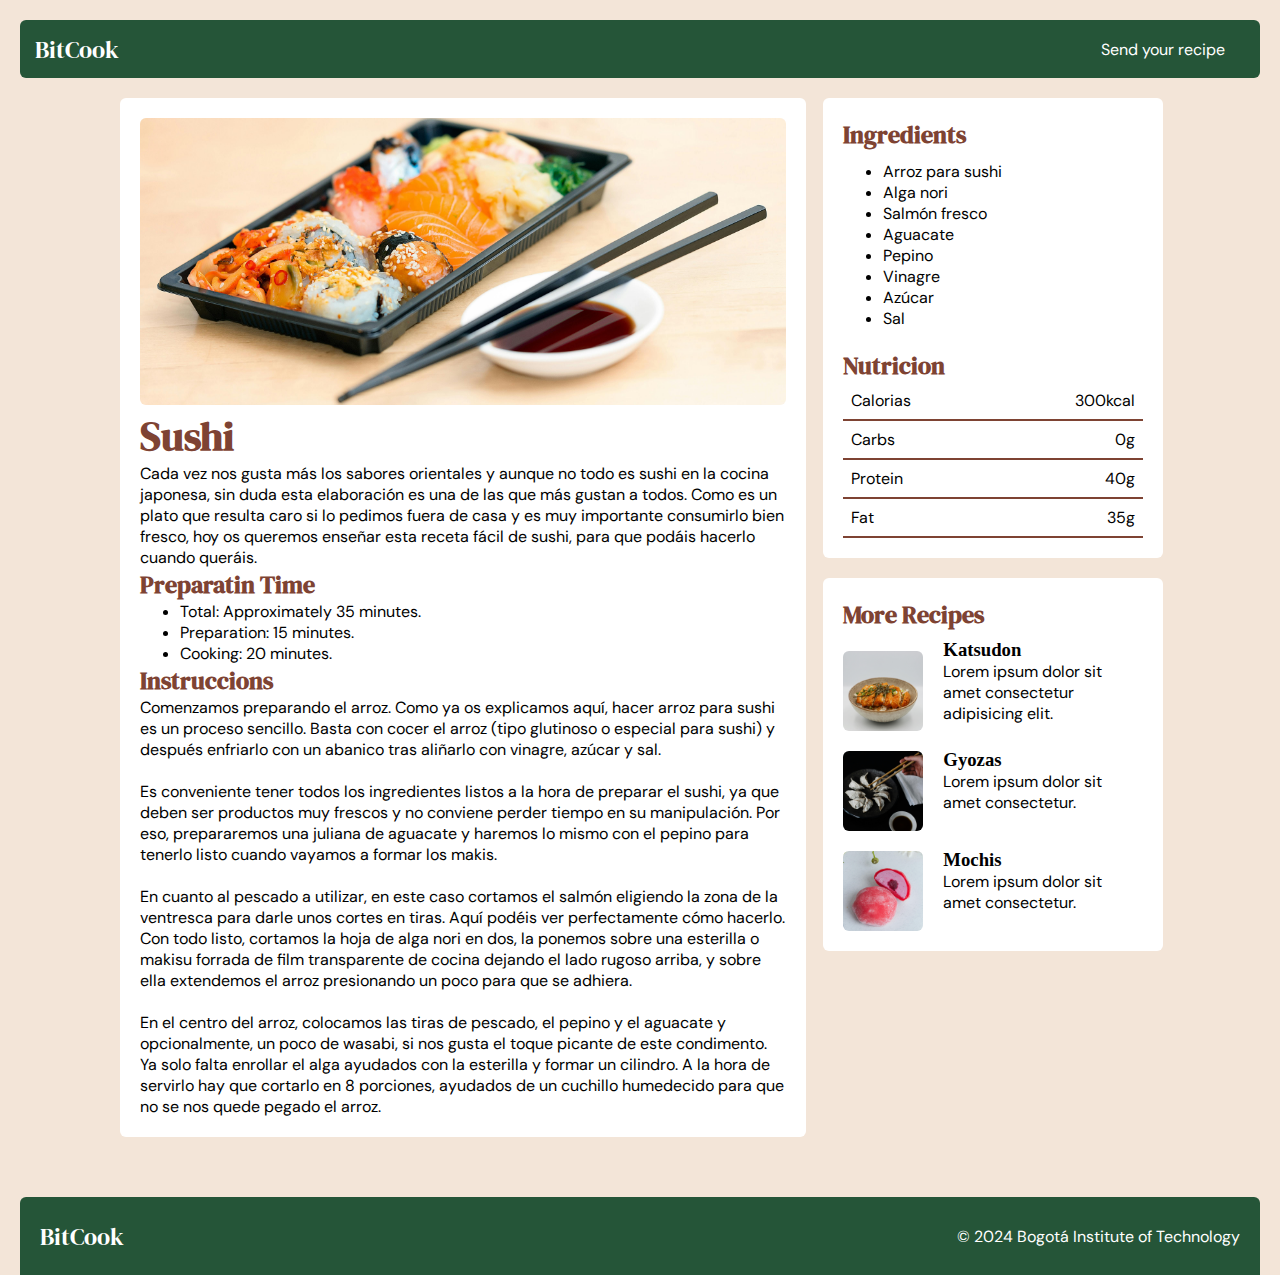
<file: Recipes/recipe1.html>
<!DOCTYPE html>
<html lang="en">

<head>
    <meta charset="UTF-8">
    <meta name="viewport" content="width=device-width, initial-scale=1.0">
    <title>BitCook</title>
    <link rel="stylesheet" href="../css/style2.css">

</head>

<body>
    <div id="grid-container">
        <header>
            <div id="logo">
                <a href="../index.html">BitCook</a>
            </div>
            <nav>
                <ul>
                    <li><a href="#">Send your recipe</a></li>
                    <li></li>
                </ul>
            </nav>
        </header>
        <main>
            <div>
                <img src="../img/sushi.jpg" alt="sushi japones" id="principal">
                <h1>Sushi</h1>
                <p>Cada vez nos gusta más los sabores orientales y aunque no todo es sushi en la cocina japonesa, sin
                    duda esta elaboración es una de las que más gustan a todos. Como es un plato que resulta caro si lo
                    pedimos fuera de casa y es muy importante consumirlo bien fresco, hoy os queremos enseñar esta
                    receta fácil de sushi, para que podáis hacerlo cuando queráis.</p>
                <div class="preparation">
                    <h2>Preparatin Time</h2>
                    <ul>
                        <li>Total: Approximately 35 minutes.</li>
                        <li>Preparation: 15 minutes.</li>
                        <li>Cooking: 20 minutes.</li>
                    </ul>
                </div>
                <h2>Instruccions</h2>
                <p>Comenzamos preparando el arroz. Como ya os explicamos aquí, hacer arroz para sushi es un proceso
                    sencillo. Basta con cocer el arroz (tipo glutinoso o especial para sushi) y después enfriarlo con un
                    abanico tras aliñarlo con vinagre, azúcar y sal.
                    <br>
                    <br>
                    Es conveniente tener todos los ingredientes listos a la hora de preparar el sushi, ya que deben ser
                    productos muy frescos y no conviene perder tiempo en su manipulación. Por eso, prepararemos una
                    juliana de aguacate y haremos lo mismo con el pepino para tenerlo listo cuando vayamos a formar los
                    makis.
                    <br>
                    <br>
                    En cuanto al pescado a utilizar, en este caso cortamos el salmón eligiendo la zona de la ventresca
                    para darle unos cortes en tiras. Aquí podéis ver perfectamente cómo hacerlo. Con todo listo,
                    cortamos la hoja de alga nori en dos, la ponemos sobre una esterilla o makisu forrada de film
                    transparente de cocina dejando el lado rugoso arriba, y sobre ella extendemos el arroz presionando
                    un poco para que se adhiera.
                    <br>
                    <br>
                    En el centro del arroz, colocamos las tiras de pescado, el pepino y el aguacate y opcionalmente, un
                    poco de wasabi, si nos gusta el toque picante de este condimento. Ya solo falta enrollar el alga
                    ayudados con la esterilla y formar un cilindro. A la hora de servirlo hay que cortarlo en 8
                    porciones, ayudados de un cuchillo humedecido para que no se nos quede pegado el arroz.
                </p>
            </div>
        </main>
        <div id="sidebar">
            <div id="ingredientes">
                <h2>Ingredients</h2>
                <ul>
                    <li>Arroz para sushi</li>
                    <li>Alga nori</li>
                    <li>Salmón fresco</li>
                    <li>Aguacate</li>
                    <li>Pepino</li>
                    <li>Vinagre</li>
                    <li>Azúcar</li>
                    <li>Sal</li>
                </ul>
                <h2>Nutricion</h2>
                <div id="nutricion">
                    <div>
                        <span>Calorias</span>
                        <span>300kcal</span>
                    </div>
                    <div>
                        <span>Carbs</span>
                        <span>0g</span>
                    </div>
                    <div>
                        <span>Protein</span>
                        <span>40g</span>
                    </div>
                    <div>
                        <span>Fat</span>
                        <span>35g</span>
                    </div>
                </div>
            </div>
            <div id="more_recipes">
                <h2>More Recipes</h2>
                <div class="container_padre">
                    <a href="">
                        <div class="container_hijo">
                            <img src="../img/katsudon.jpg" alt="katsudon plato japones">
                            <div class="container_text">
                                <h3>Katsudon</h3>
                                <p>Lorem ipsum dolor sit amet consectetur adipisicing elit.</p>
                            </div>
                        </div>
                    </a>
                    <a href="">
                        <div class="container_hijo">
                            <img src="../img/gyoza.jpg" alt="gyosa">
                            <div class="container_text">
                                <h3>Gyozas</h3>
                                <p>Lorem ipsum dolor sit amet consectetur.</p>
                            </div>
                        </div>
                    </a>
                    <a href="">
                        <div class="container_hijo">
                            <img src="../img/mochis.jpg" alt="dulce mochi">
                            <div class="container_text">
                                <h3>Mochis</h3>
                                <p>Lorem ipsum dolor sit amet consectetur.</p>
                            </div>
                        </div>
                    </a>
                </div>
            </div>
        </div>
        <footer>
            <p id="logo_foot">BitCook</p>
            <p>© 2024 Bogotá Institute of Technology</p>
        </footer>
    </div>
</body>

</html>
</file>
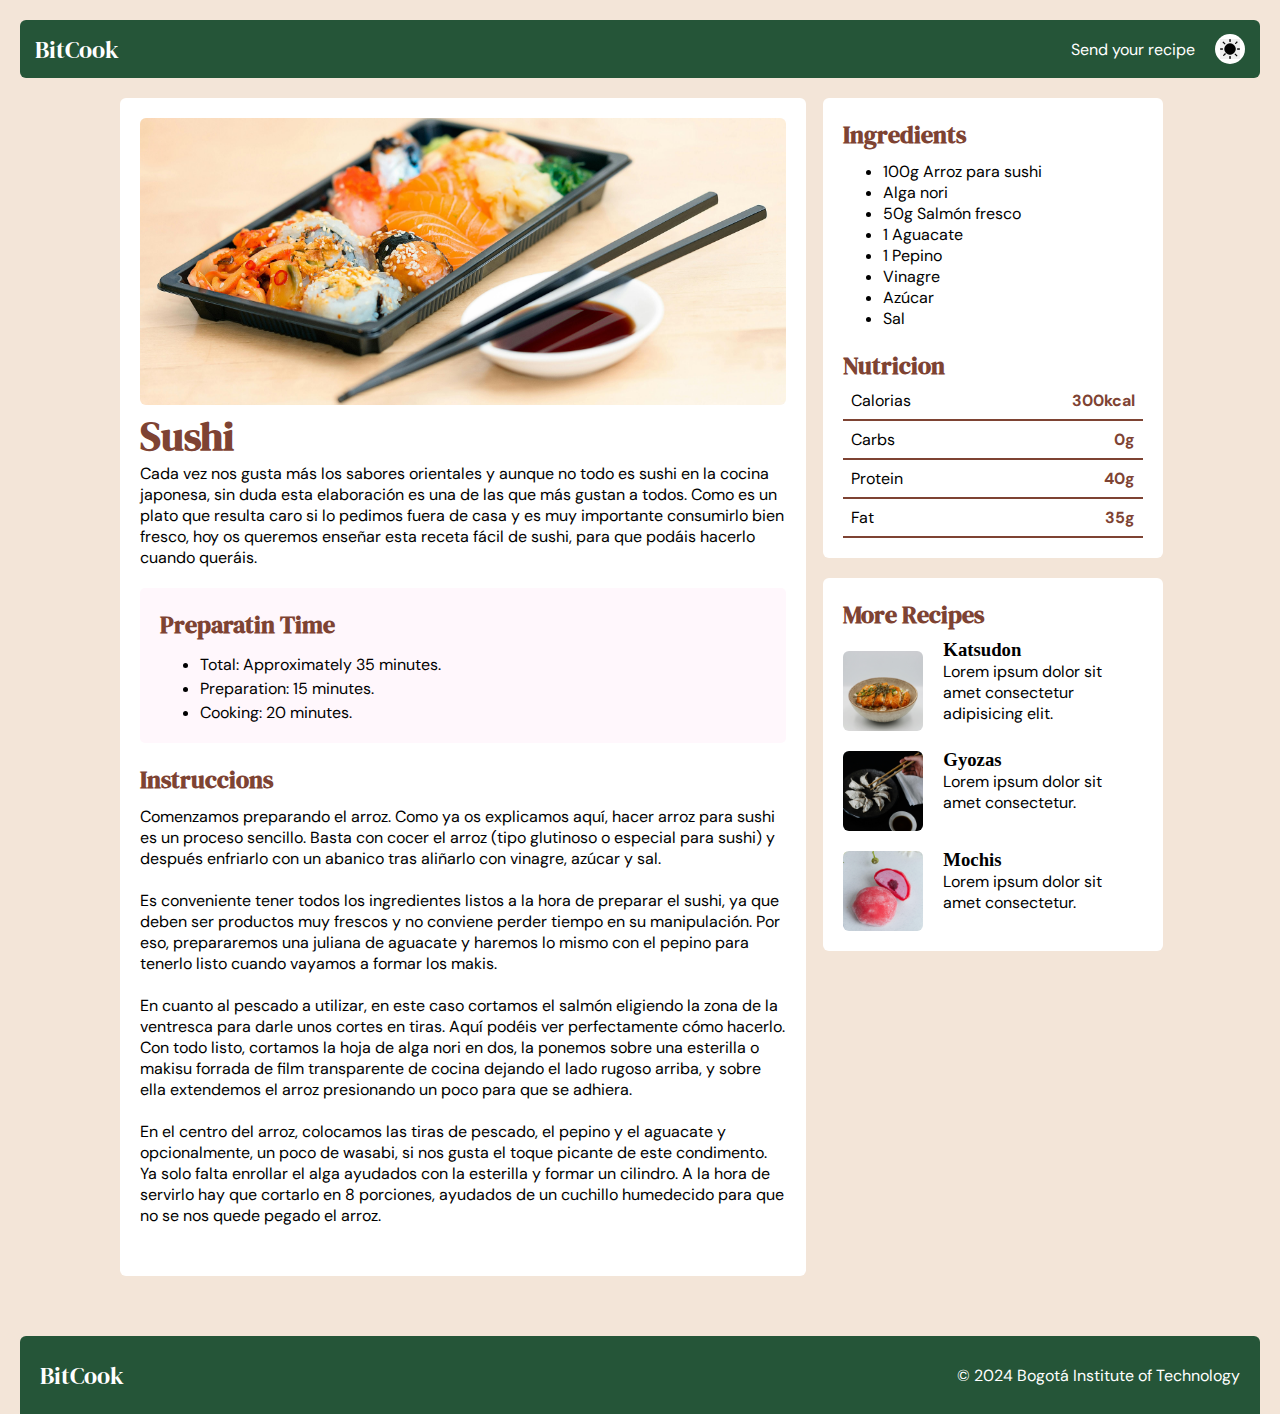
<file: Recipes/sushi.html>
<!DOCTYPE html>
<html lang="en">

<head>
    <meta charset="UTF-8">
    <meta name="viewport" content="width=device-width, initial-scale=1.0">
    <title>BitCook</title>
    <link rel="stylesheet" href="../css/style2.css">

</head>

<body>
    <div id="grid-container">
        <header>
            <div id="logo">
                <a href="../index.html">BitCook</a>
            </div>
            <nav>
                <ul>
                    <li><a href="../form/formulario.html">Send your recipe</a></li>
                    <li class="switch">
                        <button></button>
                    </li>
                </ul>
            </nav>
        </header>
        <main>
            <div id="contenido_principal">
                <img src="../img/sushi.jpg" alt="sushi japones" id="principal">
                <h1>Sushi</h1>
                <p>Cada vez nos gusta más los sabores orientales y aunque no todo es sushi en la cocina japonesa, sin
                    duda esta elaboración es una de las que más gustan a todos. Como es un plato que resulta caro si lo
                    pedimos fuera de casa y es muy importante consumirlo bien fresco, hoy os queremos enseñar esta
                    receta fácil de sushi, para que podáis hacerlo cuando queráis.</p>
                <div id="preparation">
                    <h2>Preparatin Time</h2>
                    <ul>
                        <li>Total: Approximately 35 minutes.</li>
                        <li>Preparation: 15 minutes.</li>
                        <li>Cooking: 20 minutes.</li>
                    </ul>
                </div>
                <div id="instrucciones">
                    <h2>Instruccions</h2>
                    <p>Comenzamos preparando el arroz. Como ya os explicamos aquí, hacer arroz para sushi es un proceso
                        sencillo. Basta con cocer el arroz (tipo glutinoso o especial para sushi) y después enfriarlo
                        con un
                        abanico tras aliñarlo con vinagre, azúcar y sal.
                        <br>
                        <br>
                        Es conveniente tener todos los ingredientes listos a la hora de preparar el sushi, ya que deben
                        ser
                        productos muy frescos y no conviene perder tiempo en su manipulación. Por eso, prepararemos una
                        juliana de aguacate y haremos lo mismo con el pepino para tenerlo listo cuando vayamos a formar
                        los
                        makis.
                        <br>
                        <br>
                        En cuanto al pescado a utilizar, en este caso cortamos el salmón eligiendo la zona de la
                        ventresca
                        para darle unos cortes en tiras. Aquí podéis ver perfectamente cómo hacerlo. Con todo listo,
                        cortamos la hoja de alga nori en dos, la ponemos sobre una esterilla o makisu forrada de film
                        transparente de cocina dejando el lado rugoso arriba, y sobre ella extendemos el arroz
                        presionando
                        un poco para que se adhiera.
                        <br>
                        <br>
                        En el centro del arroz, colocamos las tiras de pescado, el pepino y el aguacate y opcionalmente,
                        un
                        poco de wasabi, si nos gusta el toque picante de este condimento. Ya solo falta enrollar el alga
                        ayudados con la esterilla y formar un cilindro. A la hora de servirlo hay que cortarlo en 8
                        porciones, ayudados de un cuchillo humedecido para que no se nos quede pegado el arroz.
                    </p>
                </div>
            </div>
        </main>
        <div id="sidebar">
            <div id="ingredientes">
                <h2>Ingredients</h2>
                <ul>
                    <li>100g Arroz para sushi</li>
                    <li>Alga nori</li>
                    <li>50g Salmón fresco</li>
                    <li>1 Aguacate</li>
                    <li>1 Pepino</li>
                    <li>Vinagre</li>
                    <li>Azúcar</li>
                    <li>Sal</li>
                </ul>
                <h2>Nutricion</h2>
                <div id="nutricion">
                    <div>
                        <span>Calorias</span>
                        <span class="cantidades">300kcal</span>
                    </div>
                    <div>
                        <span>Carbs</span>
                        <span class="cantidades">0g</span>
                    </div>
                    <div>
                        <span>Protein</span>
                        <span class="cantidades">40g</span>
                    </div>
                    <div>
                        <span>Fat</span>
                        <span class="cantidades">35g</span>
                    </div>
                </div>
            </div>
            <div id="more_recipes">
                <h2>More Recipes</h2>
                <div class="container_padre">
                    <a href="katsudon.html">
                        <div class="container_hijo">
                            <img src="../img/katsudon.jpg" alt="katsudon plato japones">
                            <div class="container_text">
                                <h3>Katsudon</h3>
                                <p>Lorem ipsum dolor sit amet consectetur adipisicing elit.</p>
                            </div>
                        </div>
                    </a>
                    <a href="gyoza.html">
                        <div class="container_hijo">
                            <img src="../img/gyoza.jpg" alt="gyosa">
                            <div class="container_text">
                                <h3>Gyozas</h3>
                                <p>Lorem ipsum dolor sit amet consectetur.</p>
                            </div>
                        </div>
                    </a>
                    <a href="mochis.html">
                        <div class="container_hijo">
                            <img src="../img/mochis.jpg" alt="dulce mochi">
                            <div class="container_text">
                                <h3>Mochis</h3>
                                <p>Lorem ipsum dolor sit amet consectetur.</p>
                            </div>
                        </div>
                    </a>
                </div>
            </div>
        </div>
        <footer>
            <p id="logo_foot">BitCook</p>
            <p>© 2024 Bogotá Institute of Technology</p>
        </footer>
    </div>
    <script src="../js/script.js"></script>
</body>

</html>
</file>
<file: css/style-form.css>
@import url("https://fonts.googleapis.com/css2?family=DM+Sans:opsz@9..40&family=DM+Serif+Display:ital@0;1&display=swap");

* {
  box-sizing: border-box;
  margin: 0;
}

body {
  background-color: #f3e5d8;
}

#grid-container {
  max-width: 100%;
  height: 100vh;
  margin: 0 auto;
  padding: 20px;
  padding-bottom: 0px;

  display: grid;
  grid-template-rows: 78px 1fr 78px;
  grid-template-columns: 1fr 2fr 1fr;

  grid-template-areas:
    "header header header"
    "space main space2"
    "footer footer footer";
}

header {
  background-color: #255538;
  grid-area: header;

  display: flex;
  justify-content: space-between;
  align-items: center;
  padding: 20px;
  border-radius: 6px;
  max-height: 58px;
  font-family: "DM Sans";
}

#logo,
#logo_foot {
  font-family: "DM Serif Display";
  font-size: 24px;
}

header a {
  text-decoration: none;
  color: white;
}

header nav ul {
  display: flex;
  list-style-type: none;
  gap: 20px;
  font-size: 16px;
  align-items: center;
}

.switch {
  width: 30px;
  height: 30px;
  padding: 5px;
  background-color: white;
  border-radius: 100%;
}

.switch button {
  width: 100%;
  height: 100%;
  background-image: url(../img/sol.png);
  background-size: cover;
  border: 0;
}

main {
  grid-area: main;
  margin-bottom: 60px;
}

.container {
  background-color: white;
  padding: 20px;
  border-radius: 6px;
}

.container h1,
.container h2 {
  font-family: "DM Serif Display";
  color: #7e4333;
  margin: 20px 0 10px 0;
}

.container h1 {
  margin-top: 0px;
}

.container p {
  font-family: "DM Sans";
}

#Recipe_name,
#Preparation_Time {
  width: 100%;
  padding: 5px;
  border-radius: 5px;
  border: none;
  background-color: #dfdfdf;
}

#Ingredients,
#Instructions {
  width: 100%;
  height: 170px;
  border-radius: 5px;
  border: none;
  background-color: #dfdfdf;
  resize: none;
}

.container button {
  margin-top: 20px;
  width: 120px;
  padding: 10px;
  border-radius: 6px;
  border: none;
  background-color: #255538;
  color: white;
  cursor: pointer;
}

.container button:hover {
  background-color: #336848;
}

.container button:active {
  background-color: #449a67;
}

footer {
  grid-area: footer;
  display: flex;
  justify-content: space-between;
  align-items: center;

  max-height: 78px;
  background-color: #255538;
  border-radius: 6px 6px 0 0;
  padding: 20px;
}

footer p {
  font-family: "DM Sans";
  font-size: 16px;
  color: white;
  padding-right: 20px;
}

body.active {
  background-color: black;
}

body.active .switch button {
  background-image: url(../img/luna.png);
}

body.active .container {
  background-color: #2f2f2f;
}

body.active h1,
body.active h2,
body.active p {
  color: white;
}

body.active #Recipe_name,
body.active #Preparation_Time,
body.active #Ingredients,
body.active #Instructions {
  background-color: #4e4d4e;
  color: white;
}

@media (max-width: 1100px) {
  #grid-container {
    grid-template-columns: 1fr 4fr 1fr;
  }
}

@media (max-width: 780px) {
  #grid-container {
    grid-template-areas:
      "header header header"
      "main main main"
      "footer footer footer";
  }
}
</file>
<file: css/style2.css>
@import url("https://fonts.googleapis.com/css2?family=DM+Sans:ital,opsz,wght@0,9..40,100..1000;1,9..40,100..1000&family=DM+Serif+Display:ital@0;1&display=swap");

* {
  box-sizing: border-box;
  margin: 0;
}

body {
  background-color: #f3e5d8;
}

#grid-container {
  max-width: 100%;
  height: 100vh;
  margin: 0 auto;
  padding: 20px;
  padding-bottom: 0px;

  display: grid;
  grid-template-rows: 78px 1fr 78px;
  grid-template-columns: 100px 2fr 1fr 100px;

  grid-template-areas:
    "header header header header"
    "space main aside space2"
    "footer footer footer footer";
}

header {
  background-color: #255538;
  grid-area: header;

  display: flex;
  justify-content: space-between;
  align-items: center;
  border-radius: 6px;
  padding: 15px;
  max-height: 58px;
}

#logo {
  font-family: "DM Serif Display";
  font-size: 24px;
}

header a {
  text-decoration: none;
  color: white;
}

header nav ul {
  display: flex;
  list-style-type: none;
  gap: 20px;
  font-family: "DM Sans";
  font-size: 16px;
  align-items: center;
}

a {
  text-decoration: none;
}

.switch {
  width: 30px;
  height: 30px;
  padding: 5px;
  background-color: white;
  border-radius: 100%;
}
.switch button {
  width: 100%;
  height: 100%;
  background-image: url(../img/sol.png);
  background-size: cover;
  border: 0;
}

main {
  grid-area: main;
  background-color: white;
  padding: 20px;
  border-radius: 6px;
  margin-bottom: 60px;
  width: 99%;
}

main h1 {
  font-family: "Dm Serif Display";
  font-size: 40px;
  color: #7e4333;
}

main p {
  font-family: "DM Sans";
  font-size: 16px;
}

h2 {
  font-family: "DM Serif Display";
  font-size: 24px;
  color: #7e4333;
}

p,
ul,
li,
span {
  font-family: "DM Sans";
  font-size: 16px;
}
#principal {
  width: 100%;
  height: 287px;
  object-fit: cover;
  border-radius: 6px;
}

#preparation {
  margin-top: 20px;
  margin-bottom: 20px;
  background-color: #fff7fc;
  padding: 20px;
  border-radius: 5px;
}

#preparation ul {
  margin-top: 10px;
}

#preparation li {
  padding-top: 3px;
}

#instrucciones {
  padding-bottom: 30px;
}

#instrucciones h2 {
  margin-bottom: 10px;
}

#sidebar {
  grid-area: aside;
  width: 98%;
  margin-left: 10px;
  margin-bottom: 20px;
}

#ingredientes {
  background-color: white;
  border-radius: 6px;
  padding: 20px;
}

#ingredientes ul {
  margin-top: 10px;
  margin-bottom: 20px;
}

#nutricion span {
  font-family: "DM Sans";
  font-size: 16px;
}

#nutricion div {
  display: flex;
  justify-content: space-between;
  border-bottom: 2px solid #7e4333;
  padding: 8px;
}

.cantidades {
  color: #7e4333;
  font-weight: 700;
}

#more_recipes {
  background-color: white;
  margin-top: 20px;
  border-radius: 6px;
  padding: 20px;
}

#more_recipes img {
  width: 80px;
  height: 80px;
  object-fit: cover;
  margin-top: 20px;
  border-radius: 6px;
  aspect-ratio: 1/1;
}

#more_recipes .container_padre {
  display: flex;
  flex-direction: column;
}

#more_recipes .container_hijo {
  display: flex;
  align-items: center;
  transition: transform 0.3s ease;
}

#more_recipes .container_hijo:hover {
  transform: scale(1.1);
}

#more_recipes .container_text {
  margin-left: 20px;
  color: black;
}

footer {
  grid-area: footer;
  display: flex;
  justify-content: space-between;
  align-items: center;

  height: 78px;
  background-color: #255538;
  border-radius: 6px 6px 0 0;
}

#logo_foot {
  font-family: "DM Serif Display";
  font-size: 24px;
  padding-left: 20px;
}

footer p {
  font-family: "DM Sans";
  font-size: 16px;
  color: white;
  padding-right: 20px;
}

body.active {
  background-color: black;
}

body.active .switch button {
  background-image: url(../img/luna.png);
}

body.active main,
body.active #ingredientes,
body.active #more_recipes {
  background-color: #2f2f2f;
}

body.active #preparation {
  background-color: #4e4d4e;
}
body.active #nutricion div {
  border-bottom: 2px solid #4e4d4e;
}
body.active h1,
body.active h2,
body.active h3,
body.active li,
body.active p,
body.active span {
  color: white;
}

@media (max-width: 980px) {
  #grid-container {
    display: grid;
    grid-template-rows: 78px 1fr 1fr 78px;
    grid-template-columns: 100px 2fr 1fr 100px;

    grid-template-areas:
      "header header header header"
      "main main main main"
      "aside aside aside aside"
      "footer footer footer footer";
  }
  main {
    width: 100%;
    margin-bottom: 20px;
  }
  #sidebar {
    margin-left: 0;
    width: 100%;
  }
}
</file>
